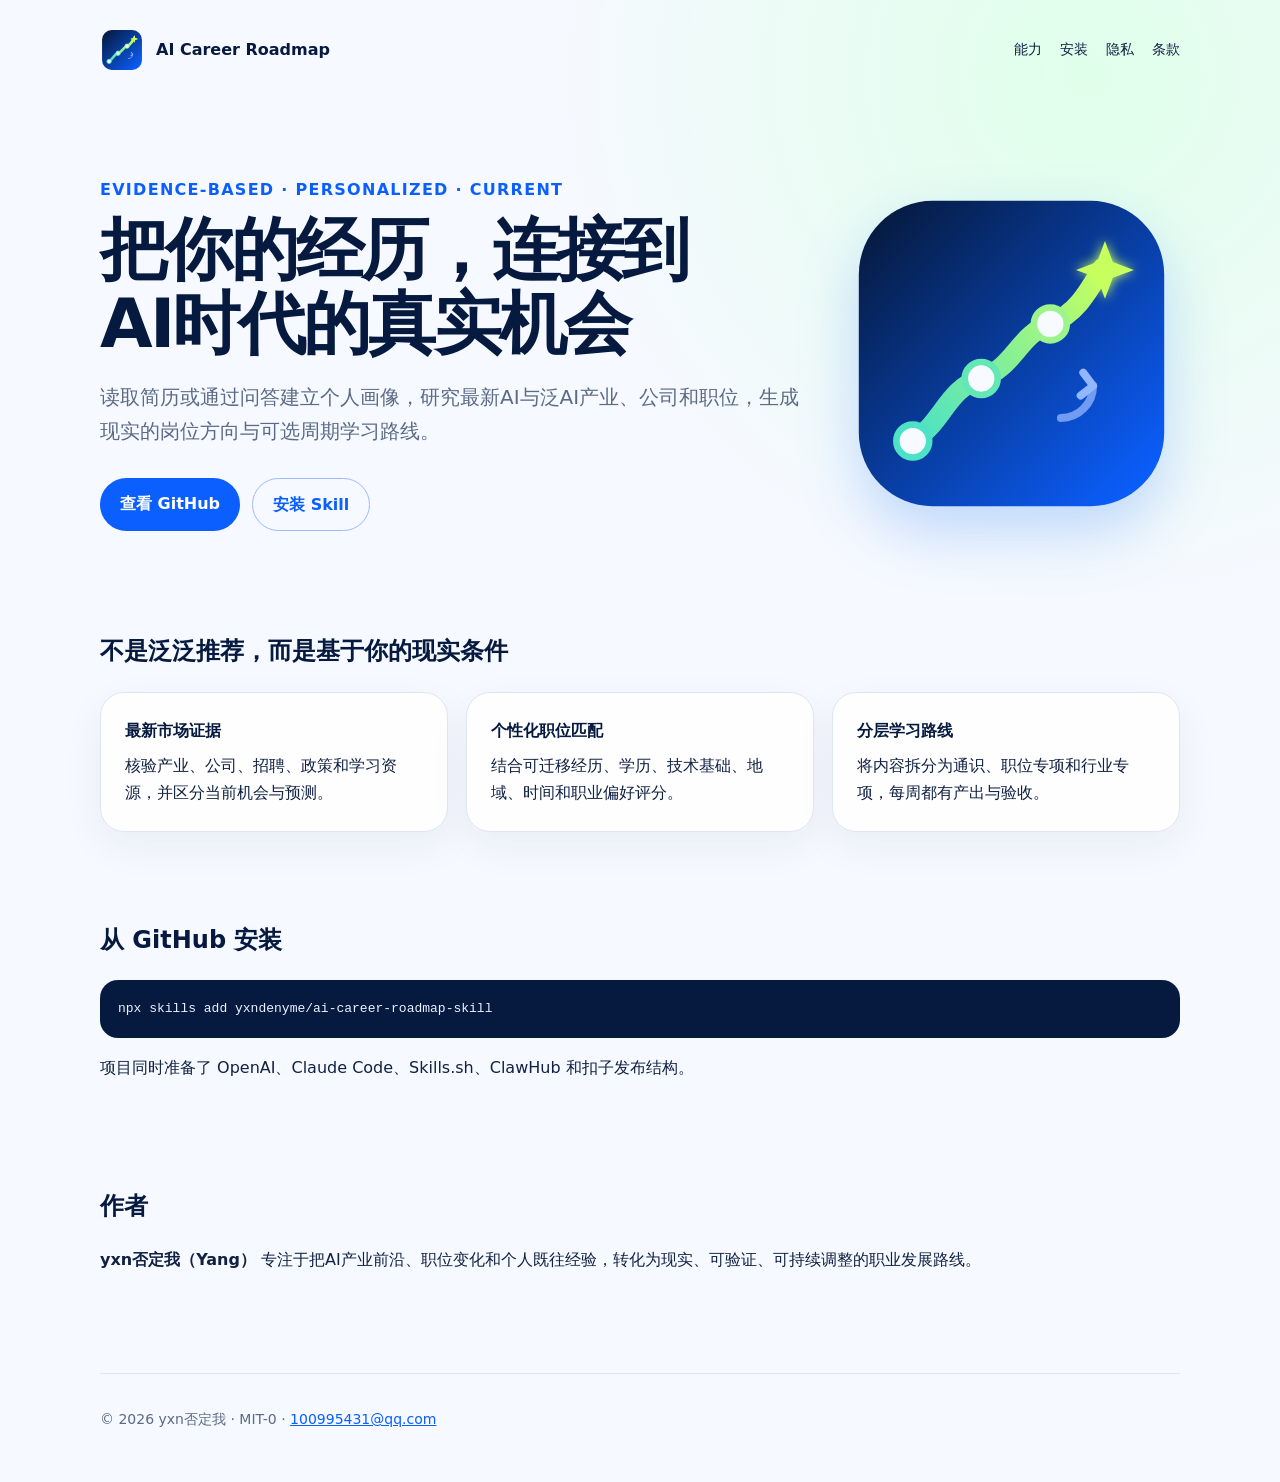
<file: docs/index.html>
<!doctype html>
<html lang="zh-CN">
<head>
  <meta charset="utf-8">
  <meta name="viewport" content="width=device-width,initial-scale=1">
  <meta name="description" content="根据简历生成最新AI职业机会、职位建议和个性化学习路线。">
  <title>AI职业机会分析与学习路线</title>
  <link rel="icon" href="assets/icon.png">
  <link rel="stylesheet" href="style.css">
</head>
<body>
  <div class="wrap">
    <header>
      <a class="brand" href="index.html"><img src="assets/logo.svg" alt=""><span>AI Career Roadmap</span></a>
      <nav><a href="#features">能力</a><a href="#install">安装</a><a href="privacy.html">隐私</a><a href="terms.html">条款</a></nav>
    </header>
    <main>
      <section class="hero">
        <div>
          <div class="eyebrow">Evidence-based · Personalized · Current</div>
          <h1>把你的经历，连接到AI时代的真实机会</h1>
          <p class="lead">读取简历或通过问答建立个人画像，研究最新AI与泛AI产业、公司和职位，生成现实的岗位方向与可选周期学习路线。</p>
          <div class="actions">
            <a class="button" href="https://github.com/yxndenyme/ai-career-roadmap-skill">查看 GitHub</a>
            <a class="button secondary" href="#install">安装 Skill</a>
          </div>
        </div>
        <img class="hero-logo" src="assets/logo.svg" alt="AI职业机会分析与学习路线标志">
      </section>
      <section id="features">
        <h2>不是泛泛推荐，而是基于你的现实条件</h2>
        <div class="grid">
          <div class="card"><strong>最新市场证据</strong>核验产业、公司、招聘、政策和学习资源，并区分当前机会与预测。</div>
          <div class="card"><strong>个性化职位匹配</strong>结合可迁移经历、学历、技术基础、地域、时间和职业偏好评分。</div>
          <div class="card"><strong>分层学习路线</strong>将内容拆分为通识、职位专项和行业专项，每周都有产出与验收。</div>
        </div>
      </section>
      <section id="install">
        <h2>从 GitHub 安装</h2>
        <pre><code>npx skills add yxndenyme/ai-career-roadmap-skill</code></pre>
        <p>项目同时准备了 OpenAI、Claude Code、Skills.sh、ClawHub 和扣子发布结构。</p>
      </section>
      <section>
        <h2>作者</h2>
        <p><strong>yxn否定我（Yang）</strong> 专注于把AI产业前沿、职位变化和个人既往经验，转化为现实、可验证、可持续调整的职业发展路线。</p>
      </section>
    </main>
    <footer>© 2026 yxn否定我 · MIT-0 · <a href="mailto:100995431@qq.com">100995431@qq.com</a></footer>
  </div>
</body>
</html>
</file>
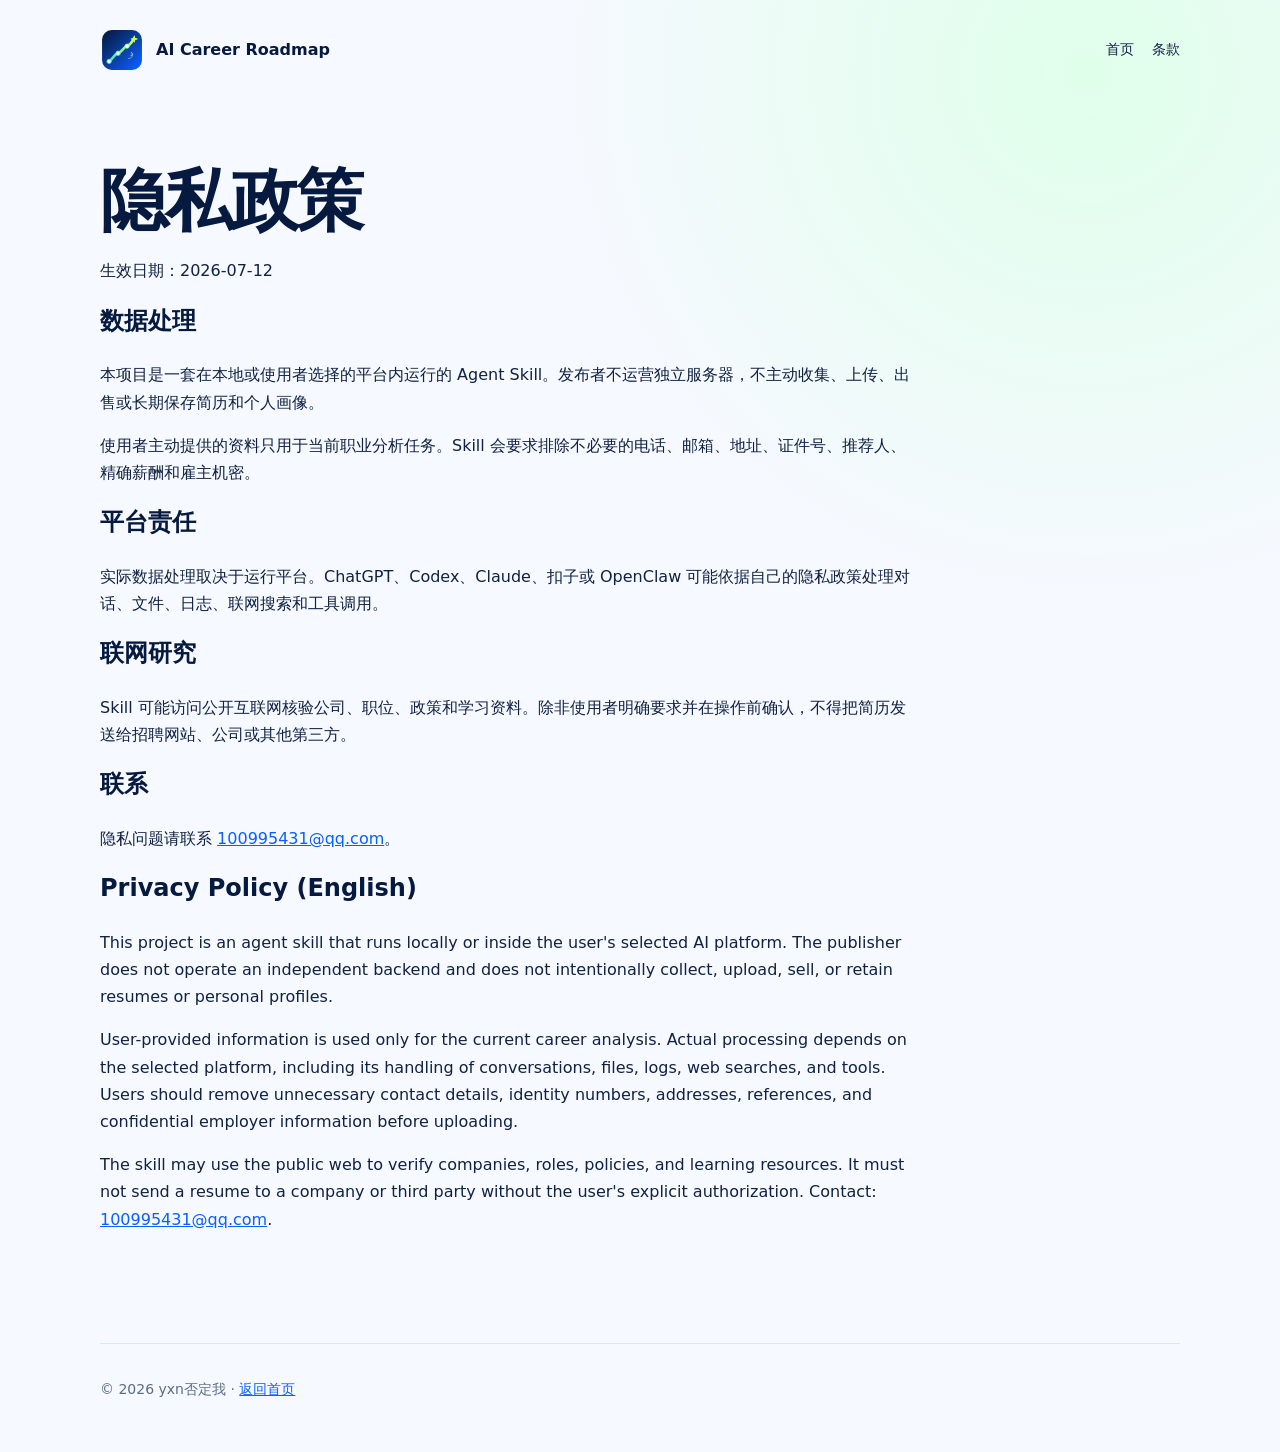
<file: docs/privacy.html>
<!doctype html>
<html lang="zh-CN"><head><meta charset="utf-8"><meta name="viewport" content="width=device-width,initial-scale=1"><title>隐私政策 · AI Career Roadmap</title><link rel="icon" href="assets/icon.png"><link rel="stylesheet" href="style.css"></head>
<body><div class="wrap"><header><a class="brand" href="index.html"><img src="assets/logo.svg" alt=""><span>AI Career Roadmap</span></a><nav><a href="index.html">首页</a><a href="terms.html">条款</a></nav></header><main class="legal">
<h1>隐私政策</h1><p>生效日期：2026-07-12</p>
<h2>数据处理</h2><p>本项目是一套在本地或使用者选择的平台内运行的 Agent Skill。发布者不运营独立服务器，不主动收集、上传、出售或长期保存简历和个人画像。</p>
<p>使用者主动提供的资料只用于当前职业分析任务。Skill 会要求排除不必要的电话、邮箱、地址、证件号、推荐人、精确薪酬和雇主机密。</p>
<h2>平台责任</h2><p>实际数据处理取决于运行平台。ChatGPT、Codex、Claude、扣子或 OpenClaw 可能依据自己的隐私政策处理对话、文件、日志、联网搜索和工具调用。</p>
<h2>联网研究</h2><p>Skill 可能访问公开互联网核验公司、职位、政策和学习资料。除非使用者明确要求并在操作前确认，不得把简历发送给招聘网站、公司或其他第三方。</p>
<h2>联系</h2><p>隐私问题请联系 <a href="mailto:100995431@qq.com">100995431@qq.com</a>。</p>
<h2>Privacy Policy (English)</h2>
<p>This project is an agent skill that runs locally or inside the user's selected AI platform. The publisher does not operate an independent backend and does not intentionally collect, upload, sell, or retain resumes or personal profiles.</p>
<p>User-provided information is used only for the current career analysis. Actual processing depends on the selected platform, including its handling of conversations, files, logs, web searches, and tools. Users should remove unnecessary contact details, identity numbers, addresses, references, and confidential employer information before uploading.</p>
<p>The skill may use the public web to verify companies, roles, policies, and learning resources. It must not send a resume to a company or third party without the user's explicit authorization. Contact: <a href="mailto:100995431@qq.com">100995431@qq.com</a>.</p>
</main><footer>© 2026 yxn否定我 · <a href="index.html">返回首页</a></footer></div></body></html>
</file>
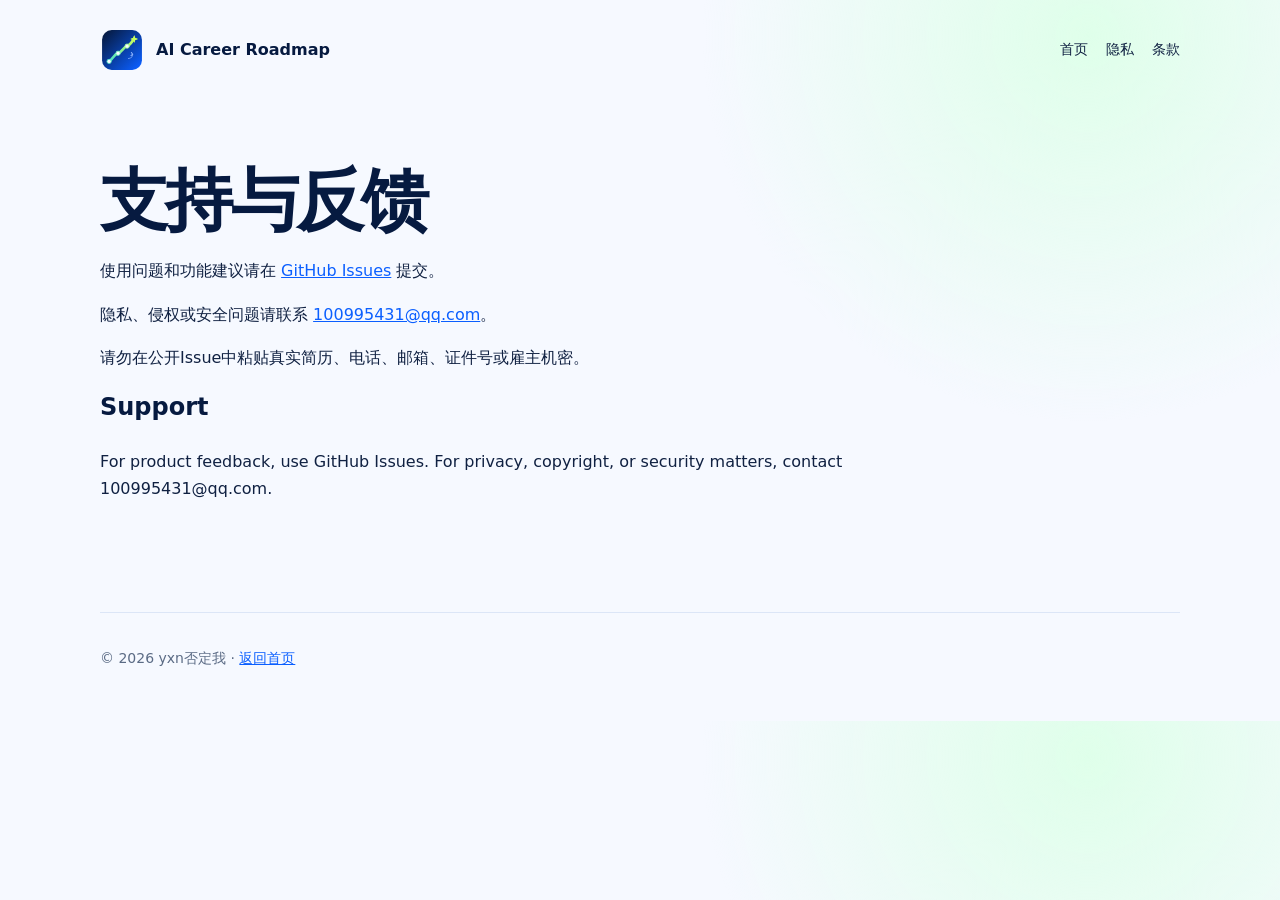
<file: docs/support.html>
<!doctype html>
<html lang="zh-CN"><head><meta charset="utf-8"><meta name="viewport" content="width=device-width,initial-scale=1"><title>支持 · AI Career Roadmap</title><link rel="icon" href="assets/icon.png"><link rel="stylesheet" href="style.css"></head>
<body><div class="wrap"><header><a class="brand" href="index.html"><img src="assets/logo.svg" alt=""><span>AI Career Roadmap</span></a><nav><a href="index.html">首页</a><a href="privacy.html">隐私</a><a href="terms.html">条款</a></nav></header><main class="legal">
<h1>支持与反馈</h1>
<p>使用问题和功能建议请在 <a href="https://github.com/yxndenyme/ai-career-roadmap-skill/issues">GitHub Issues</a> 提交。</p>
<p>隐私、侵权或安全问题请联系 <a href="mailto:100995431@qq.com">100995431@qq.com</a>。</p>
<p>请勿在公开Issue中粘贴真实简历、电话、邮箱、证件号或雇主机密。</p>
<h2>Support</h2><p>For product feedback, use GitHub Issues. For privacy, copyright, or security matters, contact 100995431@qq.com.</p>
</main><footer>© 2026 yxn否定我 · <a href="index.html">返回首页</a></footer></div></body></html>
</file>
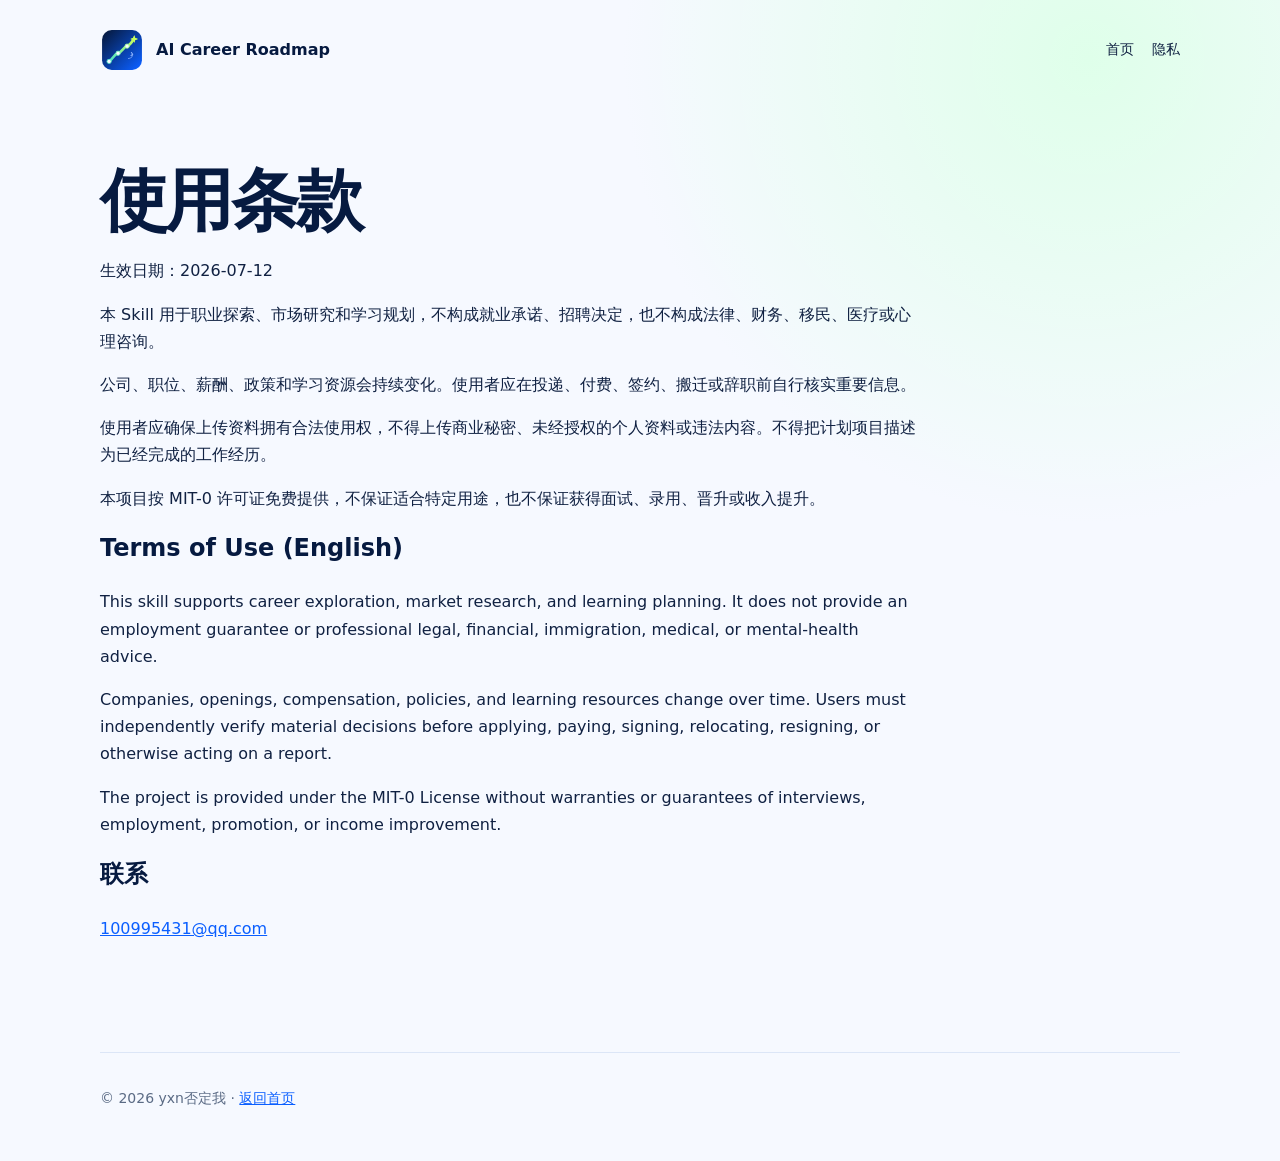
<file: docs/terms.html>
<!doctype html>
<html lang="zh-CN"><head><meta charset="utf-8"><meta name="viewport" content="width=device-width,initial-scale=1"><title>使用条款 · AI Career Roadmap</title><link rel="icon" href="assets/icon.png"><link rel="stylesheet" href="style.css"></head>
<body><div class="wrap"><header><a class="brand" href="index.html"><img src="assets/logo.svg" alt=""><span>AI Career Roadmap</span></a><nav><a href="index.html">首页</a><a href="privacy.html">隐私</a></nav></header><main class="legal">
<h1>使用条款</h1><p>生效日期：2026-07-12</p>
<p>本 Skill 用于职业探索、市场研究和学习规划，不构成就业承诺、招聘决定，也不构成法律、财务、移民、医疗或心理咨询。</p>
<p>公司、职位、薪酬、政策和学习资源会持续变化。使用者应在投递、付费、签约、搬迁或辞职前自行核实重要信息。</p>
<p>使用者应确保上传资料拥有合法使用权，不得上传商业秘密、未经授权的个人资料或违法内容。不得把计划项目描述为已经完成的工作经历。</p>
<p>本项目按 MIT-0 许可证免费提供，不保证适合特定用途，也不保证获得面试、录用、晋升或收入提升。</p>
<h2>Terms of Use (English)</h2>
<p>This skill supports career exploration, market research, and learning planning. It does not provide an employment guarantee or professional legal, financial, immigration, medical, or mental-health advice.</p>
<p>Companies, openings, compensation, policies, and learning resources change over time. Users must independently verify material decisions before applying, paying, signing, relocating, resigning, or otherwise acting on a report.</p>
<p>The project is provided under the MIT-0 License without warranties or guarantees of interviews, employment, promotion, or income improvement.</p>
<h2>联系</h2><p><a href="mailto:100995431@qq.com">100995431@qq.com</a></p>
</main><footer>© 2026 yxn否定我 · <a href="index.html">返回首页</a></footer></div></body></html>
</file>
<file: docs/style.css>
:root {
  color-scheme: light dark;
  --ink: #102142;
  --muted: #5b6b85;
  --paper: #f6f9ff;
  --card: rgba(255,255,255,.88);
  --blue: #0b5fff;
  --navy: #061a40;
  --mint: #4de2c5;
  --lime: #c7ff5e;
}
* { box-sizing: border-box; }
body {
  margin: 0;
  font-family: Inter, "PingFang SC", "Microsoft YaHei", system-ui, sans-serif;
  color: var(--ink);
  background: radial-gradient(circle at 85% 5%, #dfffea 0, transparent 30%), var(--paper);
  line-height: 1.7;
}
a { color: var(--blue); }
.wrap { width: min(1080px, calc(100% - 40px)); margin: 0 auto; }
header { padding: 28px 0; display: flex; justify-content: space-between; align-items: center; }
.brand { display: flex; align-items: center; gap: 12px; font-weight: 800; color: var(--navy); text-decoration: none; }
.brand img { width: 44px; height: 44px; border-radius: 12px; }
nav { display: flex; gap: 18px; flex-wrap: wrap; }
nav a { color: var(--ink); text-decoration: none; font-size: 14px; }
.hero { padding: 76px 0 56px; display: grid; grid-template-columns: 1.35fr .65fr; gap: 42px; align-items: center; }
.eyebrow { color: var(--blue); font-weight: 800; letter-spacing: .08em; text-transform: uppercase; }
h1 { margin: 10px 0 20px; font-size: clamp(40px, 5.4vw, 68px); line-height: 1.08; letter-spacing: -.04em; color: var(--navy); text-wrap: balance; }
h2 { margin-top: 0; color: var(--navy); }
.lead { font-size: 20px; color: var(--muted); max-width: 720px; }
.hero-logo { width: min(100%, 360px); justify-self: center; filter: drop-shadow(0 26px 30px rgba(11,95,255,.22)); }
.actions { display: flex; flex-wrap: wrap; gap: 12px; margin-top: 30px; }
.button { display: inline-block; padding: 12px 20px; border-radius: 999px; background: var(--blue); color: white; text-decoration: none; font-weight: 700; }
.button.secondary { background: transparent; color: var(--blue); border: 1px solid #9dbaff; }
section { padding: 44px 0; }
.grid { display: grid; grid-template-columns: repeat(3, 1fr); gap: 18px; }
.card { padding: 24px; border: 1px solid #dce6f7; border-radius: 24px; background: var(--card); box-shadow: 0 14px 40px rgba(16,33,66,.06); }
.card strong { display: block; margin-bottom: 8px; color: var(--navy); }
pre { overflow-x: auto; padding: 18px; border-radius: 18px; background: var(--navy); color: #eaf2ff; }
footer { margin-top: 40px; padding: 34px 0 50px; border-top: 1px solid #dce6f7; color: var(--muted); font-size: 14px; }
.legal { max-width: 820px; padding: 54px 0; }
@media (max-width: 760px) {
  header { align-items: flex-start; gap: 18px; }
  .hero { grid-template-columns: 1fr; padding-top: 40px; }
  .hero-logo { width: 220px; order: -1; }
  .grid { grid-template-columns: 1fr; }
}
@media (prefers-color-scheme: dark) {
  :root { --ink:#edf3ff; --muted:#b8c4d9; --paper:#061226; --card:rgba(12,31,66,.88); --navy:#f2f7ff; }
  body { background: radial-gradient(circle at 85% 5%, #123d43 0, transparent 30%), var(--paper); }
  .card, footer { border-color:#213a65; }
  nav a, .brand { color:var(--ink); }
}
</file>
